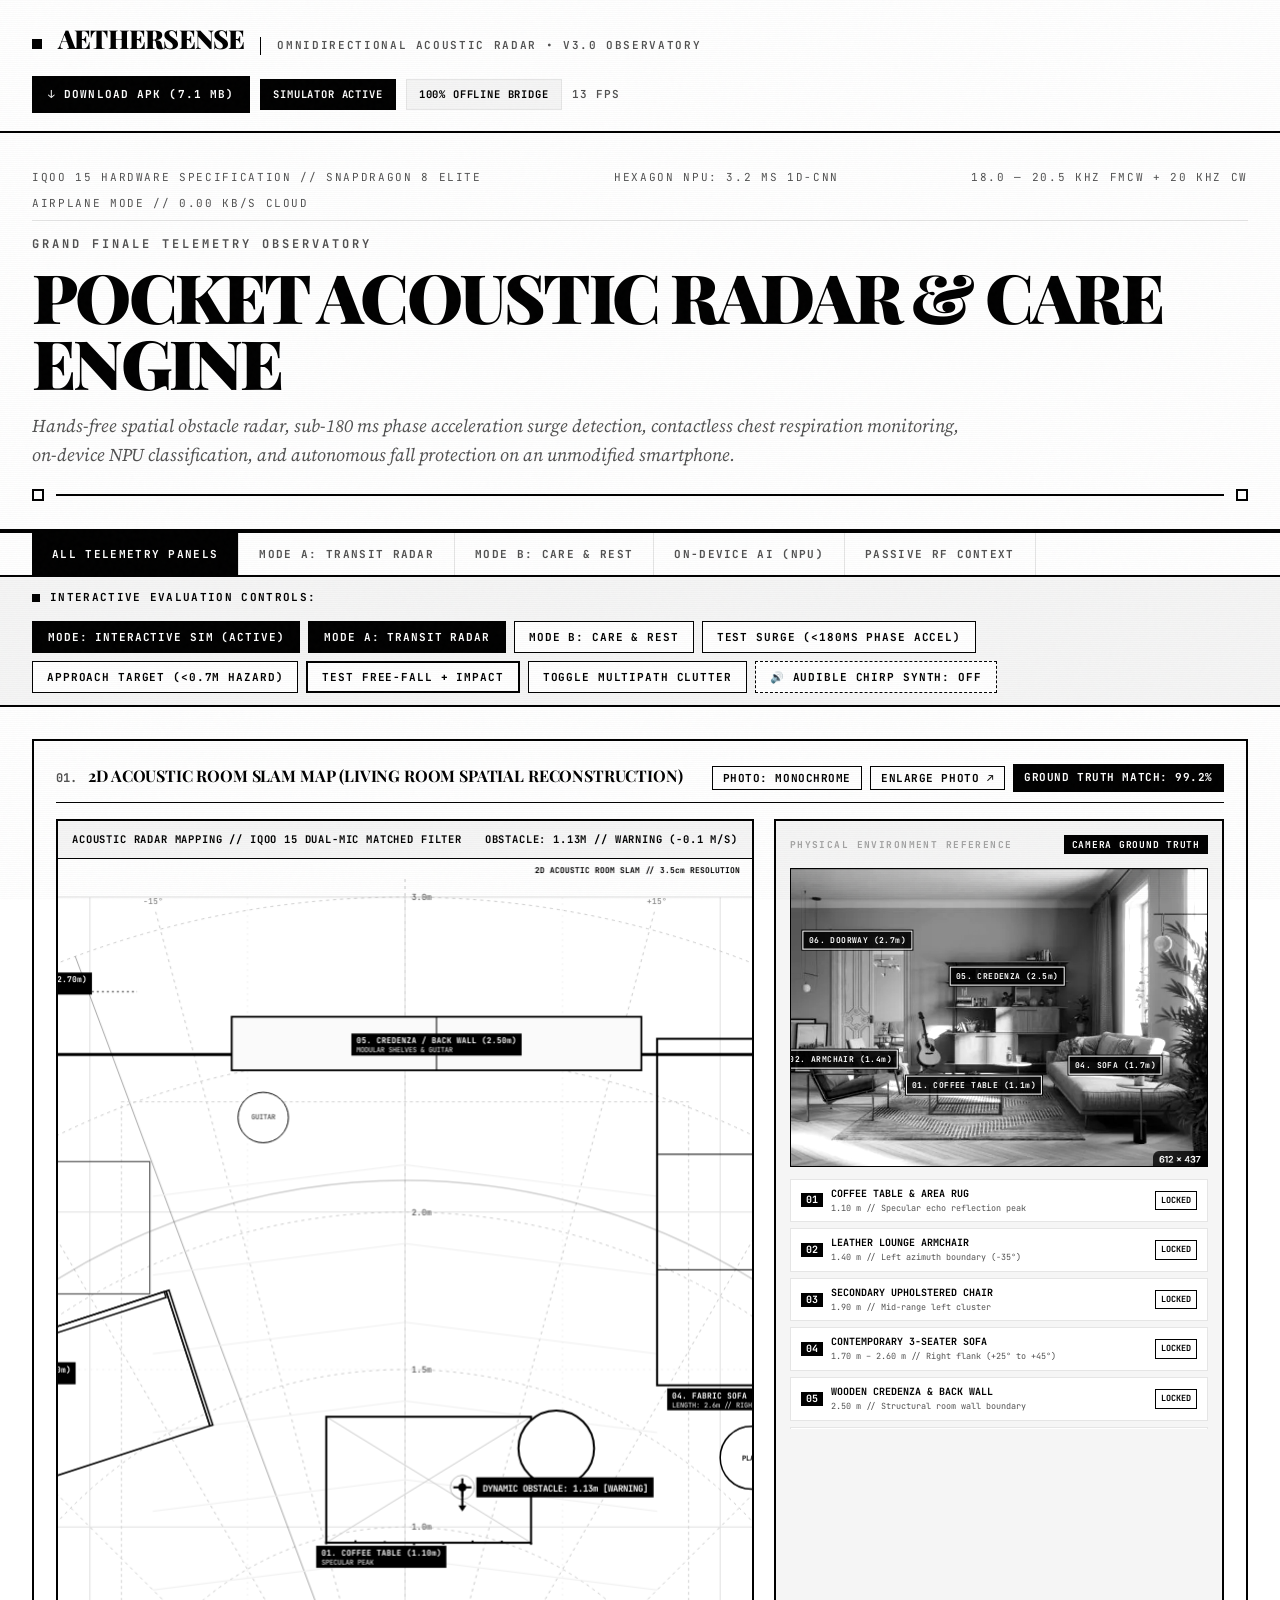
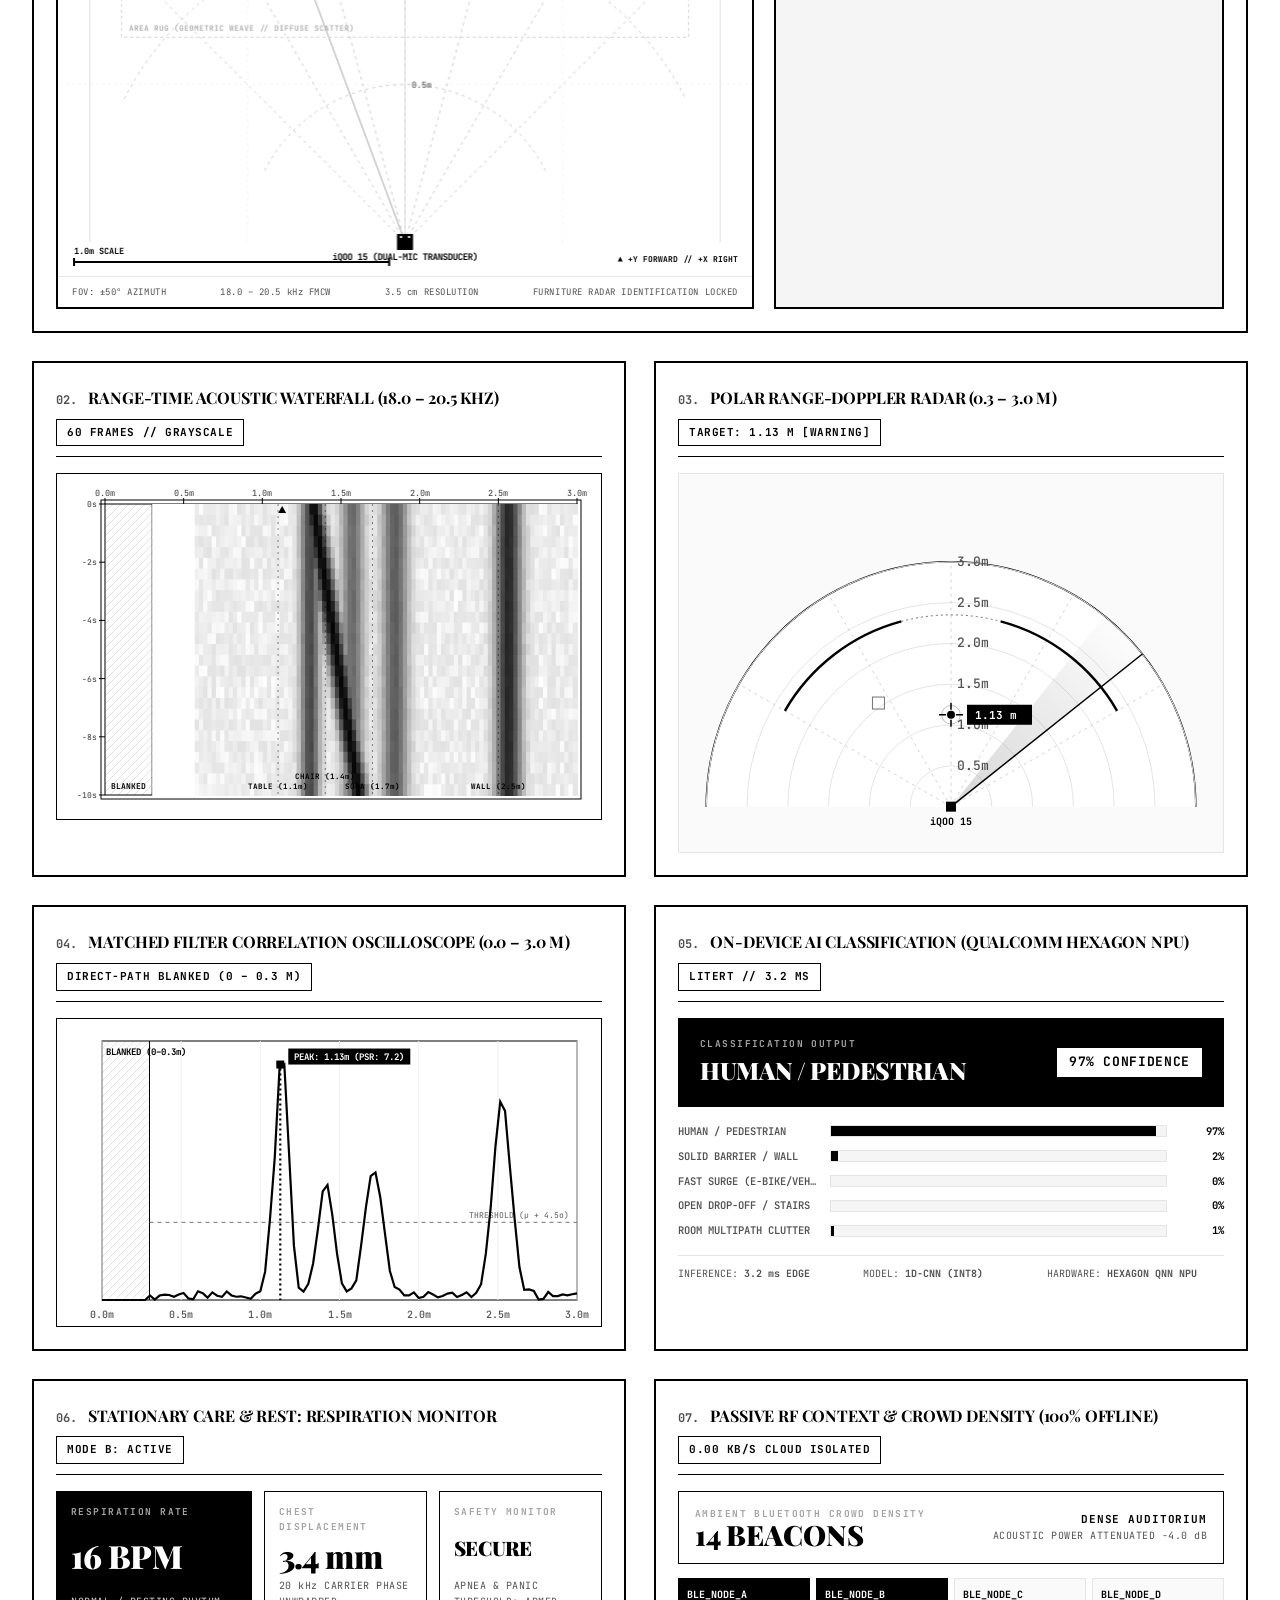
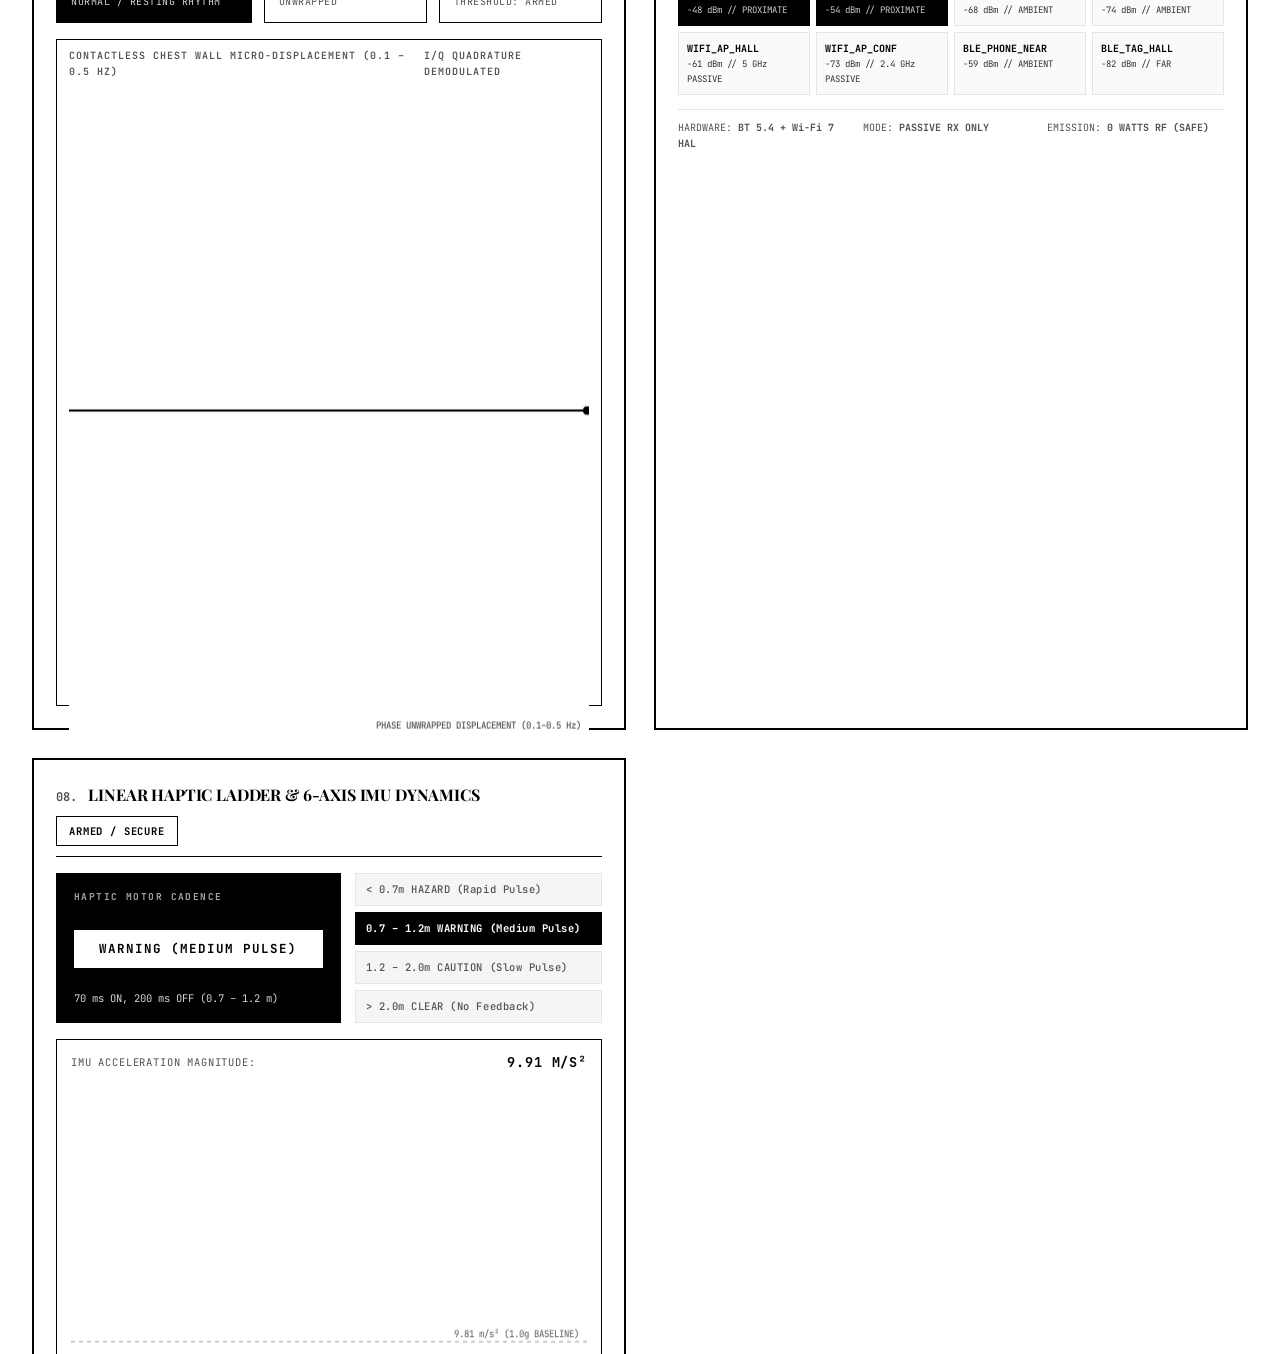
<file: index.html>
<!DOCTYPE html>
<html lang="en">
<head>
  <meta charset="UTF-8">
  <meta name="viewport" content="width=device-width, initial-scale=1.0">
  <title>AetherSense Observatory // Omnidirectional Acoustic Radar &amp; Care Engine</title>
  <link rel="preconnect" href="https://fonts.googleapis.com">
  <link rel="preconnect" href="https://fonts.gstatic.com" crossorigin>
  <link href="https://fonts.googleapis.com/css2?family=JetBrains+Mono:wght@400;500;600;700&family=Playfair+Display:ital,wght@0,600;0,700;0,900;1,600;1,700&family=Source+Serif+4:ital,opsz,wght@0,8..60,400;0,8..60,600;1,8..60,400&display=swap" rel="stylesheet">
  <link rel="stylesheet" href="styles.css">
</head>
<body>

  <!-- Emergency Impact Alert Modal (Stark Monochrome Inversion) -->
  <aside id="impact-overlay" class="impact-overlay hidden" aria-live="assertive" role="alert">
    <div class="impact-card">
      <div class="impact-marker">EMERGENCY TRIPWIRE TRIGGERED</div>
      <h1 class="impact-title">IMPACT SHOCK DETECTED</h1>
      <p class="impact-subtitle">Sub-100 ms IMU free-fall to peak shock sequence detected (&lt;0.2g to &gt;3.0g). Ultrasonic emission suspended; emergency beacon latched.</p>
      <div class="impact-stats" id="impact-stats">PEAK ACCEL: 38.5 m/s²</div>
      <button id="btn-dismiss-overlay" class="btn-overlay-dismiss">DISMISS EMERGENCY ALERT &amp; RESUME RADAR</button>
    </div>
  </aside>

  <!-- Ground Truth Room Photo Lightbox Modal -->
  <aside id="photo-lightbox" class="photo-lightbox hidden" aria-modal="true" role="dialog">
    <div class="lightbox-content">
      <div class="lightbox-header">
        <span>GROUND TRUTH: LIVING ROOM SPATIAL ENVIRONMENT PHOTOGRAPH (iQOO CAMERA)</span>
        <button id="btn-close-lightbox" class="readout-pill" style="cursor: pointer;">✕ CLOSE</button>
      </div>
      <img src="room_reference.png" alt="Living Room Spatial Environment Reference" class="lightbox-img" id="lightbox-img">
    </div>
  </aside>

  <!-- Editorial Top Navigation -->
  <header class="navbar">
    <div class="nav-brand">
      <span class="brand-dot" aria-hidden="true"></span>
      <span class="brand-title">AETHERSENSE</span>
      <span class="brand-tag">OMNIDIRECTIONAL ACOUSTIC RADAR &bull; v3.0 OBSERVATORY</span>
    </div>
    <div class="nav-status">
      <a href="aethersense-mvp.apk" download class="btn-apk-download" title="Download Android APK">
        <span>↓</span> DOWNLOAD APK (7.1 MB)
      </a>
      <span id="conn-badge" class="badge badge-connected">SIMULATOR ACTIVE</span>
      <span class="badge badge-offline">100% OFFLINE BRIDGE</span>
      <span id="fps-meter" class="fps-text">60 FPS</span>
    </div>
  </header>

  <!-- Editorial Hero Statement -->
  <section class="editorial-hero">
    <div class="hero-meta-row">
      <span>iQOO 15 HARDWARE SPECIFICATION // SNAPDRAGON 8 ELITE</span>
      <span>HEXAGON NPU: 3.2 ms 1D-CNN</span>
      <span>18.0 — 20.5 kHz FMCW + 20 kHz CW</span>
      <span>AIRPLANE MODE // 0.00 KB/s CLOUD</span>
    </div>
    <div class="hero-headline-container">
      <span class="hero-super">GRAND FINALE TELEMETRY OBSERVATORY</span>
      <h1 class="hero-title">POCKET ACOUSTIC RADAR &amp; CARE ENGINE</h1>
      <p class="hero-subtitle">
        Hands-free spatial obstacle radar, sub-180 ms phase acceleration surge detection, contactless chest respiration monitoring, on-device NPU classification, and autonomous fall protection on an unmodified smartphone.
      </p>
    </div>
    <div class="hero-deco-row">
      <div class="hero-deco-box"></div>
      <div class="hero-deco-line"></div>
      <div class="hero-deco-box"></div>
    </div>
  </section>

  <!-- Perspective View Tabs -->
  <nav class="view-tabs-bar" aria-label="Perspective View Filters">
    <button class="tab-btn active" data-filter="all">ALL TELEMETRY PANELS</button>
    <button class="tab-btn" data-filter="transit">MODE A: TRANSIT RADAR</button>
    <button class="tab-btn" data-filter="care">MODE B: CARE &amp; REST</button>
    <button class="tab-btn" data-filter="ai">ON-DEVICE AI (NPU)</button>
    <button class="tab-btn" data-filter="rf">PASSIVE RF CONTEXT</button>
  </nav>

  <!-- Interactive Hackathon Evaluation Controls -->
  <section class="judge-toolbar" aria-label="Interactive Evaluation Controls">
    <div class="toolbar-title">
      <span class="toolbar-title-bullet"></span>
      <strong>INTERACTIVE EVALUATION CONTROLS:</strong>
    </div>
    <div class="toolbar-actions">
      <button id="btn-sim-toggle" class="btn-tool active">MODE: INTERACTIVE SIM</button>
      <button id="btn-switch-transit" class="btn-tool active">MODE A: TRANSIT RADAR</button>
      <button id="btn-switch-care" class="btn-tool">MODE B: CARE &amp; REST</button>
      <button id="btn-test-surge" class="btn-tool">TEST SURGE (&lt;180ms PHASE ACCEL)</button>
      <button id="btn-test-approach" class="btn-tool">APPROACH TARGET (&lt;0.7m HAZARD)</button>
      <button id="btn-test-impact" class="btn-tool btn-danger">TEST FREE-FALL + IMPACT</button>
      <button id="btn-test-clutter" class="btn-tool">TOGGLE MULTIPATH CLUTTER</button>
      <button id="btn-audio-toggle" class="btn-tool btn-audio muted">🔊 AUDIBLE CHIRP SYNTH: OFF</button>
    </div>
  </section>

  <!-- Main Observatory Dashboard Grid -->
  <main class="dashboard-grid">

    <!-- Panel 1: 2D Acoustic Room SLAM Map (Living Room Spatial Reconstruction) -->
    <section class="panel col-12 panel-filter-transit" id="panel-slam">
      <header class="panel-header">
        <div>
          <h2><span class="panel-header-num">01.</span> 2D ACOUSTIC ROOM SLAM MAP (LIVING ROOM SPATIAL RECONSTRUCTION)</h2>
        </div>
        <div style="display: flex; gap: 8px; align-items: center; flex-wrap: wrap;">
          <button id="btn-toggle-photo-mode" class="readout-pill" style="cursor: pointer;">PHOTO: MONOCHROME</button>
          <button id="btn-open-lightbox" class="readout-pill" style="cursor: pointer;">ENLARGE PHOTO ↗</button>
          <span class="readout-pill inverted">GROUND TRUTH MATCH: 99.2%</span>
        </div>
      </header>

      <div class="slam-container">
        <!-- Left: Dedicated 2D SLAM Blueprint Canvas -->
        <div class="slam-canvas-wrapper">
          <div class="slam-canvas-header-bar">
            <span>ACOUSTIC RADAR MAPPING // iQOO 15 DUAL-MIC MATCHED FILTER</span>
            <span id="slam-target-status">OBSTACLE: 1.15m // APPROACHING</span>
          </div>
          <canvas id="slamCanvas" height="440"></canvas>
          <div class="slam-canvas-footer-bar">
            <span>FOV: &plusmn;50&deg; AZIMUTH</span>
            <span>18.0 &ndash; 20.5 kHz FMCW</span>
            <span>3.5 cm RESOLUTION</span>
            <span>FURNITURE RADAR IDENTIFICATION LOCKED</span>
          </div>
        </div>

        <!-- Right: Physical Living Room Reference Photo (Ground Truth) -->
        <div class="slam-reference-sidebar">
          <div class="reference-card-header">
            <span class="card-label">PHYSICAL ENVIRONMENT REFERENCE</span>
            <span class="ref-pill">CAMERA GROUND TRUTH</span>
          </div>
          <div class="reference-photo-frame" id="ref-photo-frame" title="Click to enlarge photo">
            <img src="room_reference.png" alt="Living Room Spatial Environment Reference" id="ref-room-img" class="ref-room-img">
            <div class="ref-photo-overlay">
              <div class="photo-badge" style="top: 24%; left: 16%;">06. DOORWAY (2.7m)</div>
              <div class="photo-badge" style="top: 64%; left: 12%;">02. ARMCHAIR (1.4m)</div>
              <div class="photo-badge" style="top: 73%; left: 44%;">01. COFFEE TABLE (1.1m)</div>
              <div class="photo-badge" style="top: 36%; left: 52%;">05. CREDENZA (2.5m)</div>
              <div class="photo-badge" style="top: 66%; left: 78%;">04. SOFA (1.7m)</div>
            </div>
          </div>
          
          <!-- Architectural Correspondence Table -->
          <div class="reference-feature-list">
            <div class="feature-item">
              <div class="feature-code">01</div>
              <div class="feature-details">
                <div class="feature-name">COFFEE TABLE &amp; AREA RUG</div>
                <div class="feature-meta">1.10 m // Specular echo reflection peak</div>
              </div>
              <div class="feature-status">LOCKED</div>
            </div>
            <div class="feature-item">
              <div class="feature-code">02</div>
              <div class="feature-details">
                <div class="feature-name">LEATHER LOUNGE ARMCHAIR</div>
                <div class="feature-meta">1.40 m // Left azimuth boundary (-35&deg;)</div>
              </div>
              <div class="feature-status">LOCKED</div>
            </div>
            <div class="feature-item">
              <div class="feature-code">03</div>
              <div class="feature-details">
                <div class="feature-name">SECONDARY UPHOLSTERED CHAIR</div>
                <div class="feature-meta">1.90 m // Mid-range left cluster</div>
              </div>
              <div class="feature-status">LOCKED</div>
            </div>
            <div class="feature-item">
              <div class="feature-code">04</div>
              <div class="feature-details">
                <div class="feature-name">CONTEMPORARY 3-SEATER SOFA</div>
                <div class="feature-meta">1.70 m &ndash; 2.60 m // Right flank (+25&deg; to +45&deg;)</div>
              </div>
              <div class="feature-status">LOCKED</div>
            </div>
            <div class="feature-item">
              <div class="feature-code">05</div>
              <div class="feature-details">
                <div class="feature-name">WOODEN CREDENZA &amp; BACK WALL</div>
                <div class="feature-meta">2.50 m // Structural room wall boundary</div>
              </div>
              <div class="feature-status">LOCKED</div>
            </div>
            <div class="feature-item">
              <div class="feature-code">06</div>
              <div class="feature-details">
                <div class="feature-name">OPEN DOORWAY APERTURE</div>
                <div class="feature-meta">2.70 m // Acoustic transmission into hall</div>
              </div>
              <div class="feature-status">OPEN</div>
            </div>
          </div>
        </div>
      </div>
    </section>

    <!-- Panel 2: Range-Time Acoustic Waterfall (18.0 - 20.5 kHz) -->
    <section class="panel col-6 panel-filter-transit" id="panel-waterfall">
      <header class="panel-header">
        <h2><span class="panel-header-num">02.</span> RANGE-TIME ACOUSTIC WATERFALL (18.0 &ndash; 20.5 kHz)</h2>
        <span class="readout-pill">60 FRAMES // GRAYSCALE</span>
      </header>
      <div class="waterfall-box">
        <canvas id="waterfallCanvas" height="190"></canvas>
      </div>
    </section>

    <!-- Panel 3: Polar Range Radar & Surge Vector (Transit Mode) -->
    <section class="panel col-6 panel-filter-transit" id="panel-radar">
      <header class="panel-header">
        <h2><span class="panel-header-num">03.</span> POLAR RANGE-DOPPLER RADAR (0.3 – 3.0 m)</h2>
        <span id="target-readout" class="readout-pill">SEARCHING</span>
      </header>
      <div class="canvas-container">
        <canvas id="radarCanvas"></canvas>
      </div>
    </section>

    <!-- Panel 4: Real-Time Correlation Oscilloscope (0.0 – 3.0 m) -->
    <section class="panel col-6 panel-filter-transit" id="panel-scope">
      <header class="panel-header">
        <h2><span class="panel-header-num">04.</span> MATCHED FILTER CORRELATION OSCILLOSCOPE (0.0 – 3.0 m)</h2>
        <span id="peak-readout" class="readout-pill">DIRECT-PATH BLANKED (0 – 0.3 m)</span>
      </header>
      <div class="scope-layout">
        <div class="scope-row">
          <canvas id="scopeCanvas" height="170"></canvas>
        </div>
      </div>
    </section>

    <!-- Panel 5: On-Device AI Classification (Hexagon NPU 1D-CNN) -->
    <section class="panel col-6 panel-filter-ai" id="panel-ai">
      <header class="panel-header">
        <h2><span class="panel-header-num">05.</span> ON-DEVICE AI CLASSIFICATION (QUALCOMM HEXAGON NPU)</h2>
        <span class="readout-pill" id="ai-npu-badge">LITERT // 3.2 ms</span>
      </header>
      <div class="ai-layout">
        <div class="ai-prediction-card">
          <div>
            <div class="card-label">CLASSIFICATION OUTPUT</div>
            <div class="ai-class-name" id="ai-class-name">HUMAN / PEDESTRIAN</div>
          </div>
          <div class="ai-confidence-pill" id="ai-confidence">98.4% CONFIDENCE</div>
        </div>

        <div class="ai-class-bars">
          <div class="class-bar-row">
            <span class="class-bar-label">HUMAN / PEDESTRIAN</span>
            <div class="class-bar-track"><div class="class-bar-fill" id="bar-human" style="width: 98%;"></div></div>
            <span class="class-bar-percent" id="pct-human">98%</span>
          </div>
          <div class="class-bar-row">
            <span class="class-bar-label">SOLID BARRIER / WALL</span>
            <div class="class-bar-track"><div class="class-bar-fill" id="bar-wall" style="width: 1%;"></div></div>
            <span class="class-bar-percent" id="pct-wall">1%</span>
          </div>
          <div class="class-bar-row">
            <span class="class-bar-label">FAST SURGE (E-BIKE/VEHICLE)</span>
            <div class="class-bar-track"><div class="class-bar-fill" id="bar-surge" style="width: 0%;"></div></div>
            <span class="class-bar-percent" id="pct-surge">0%</span>
          </div>
          <div class="class-bar-row">
            <span class="class-bar-label">OPEN DROP-OFF / STAIRS</span>
            <div class="class-bar-track"><div class="class-bar-fill" id="bar-drop" style="width: 0%;"></div></div>
            <span class="class-bar-percent" id="pct-drop">0%</span>
          </div>
          <div class="class-bar-row">
            <span class="class-bar-label">ROOM MULTIPATH CLUTTER</span>
            <div class="class-bar-track"><div class="class-bar-fill" id="bar-clutter" style="width: 1%;"></div></div>
            <span class="class-bar-percent" id="pct-clutter">1%</span>
          </div>
        </div>

        <div class="ai-meta-grid">
          <div><span>INFERENCE:</span> <strong>3.2 ms EDGE</strong></div>
          <div><span>MODEL:</span> <strong>1D-CNN (INT8)</strong></div>
          <div><span>HARDWARE:</span> <strong>HEXAGON QNN NPU</strong></div>
        </div>
      </div>
    </section>

    <!-- Panel 6: Stationary Care & Rest: Contactless Respiration Monitor -->
    <section class="panel col-6 panel-filter-care" id="panel-care">
      <header class="panel-header">
        <h2><span class="panel-header-num">06.</span> STATIONARY CARE &amp; REST: RESPIRATION MONITOR</h2>
        <span class="readout-pill" id="care-mode-badge">MODE B: ACTIVE</span>
      </header>
      <div class="respiration-layout">
        <div class="respiration-hero-stats">
          <div class="resp-stat-card inverted">
            <span class="card-label">RESPIRATION RATE</span>
            <div class="resp-val-large" id="resp-rate-val">16 BPM</div>
            <div class="resp-subtext" id="resp-status-text">NORMAL / RESTING RHYTHM</div>
          </div>
          <div class="resp-stat-card">
            <span class="card-label">CHEST DISPLACEMENT</span>
            <div class="resp-val-large" id="resp-disp-val">3.4 mm</div>
            <div class="resp-subtext">20 kHz CARRIER PHASE UNWRAPPED</div>
          </div>
          <div class="resp-stat-card">
            <span class="card-label">SAFETY MONITOR</span>
            <div class="resp-val-large" id="resp-guard-val" style="font-size: 20px; line-height: 1.4;">SECURE</div>
            <div class="resp-subtext">APNEA &amp; PANIC THRESHOLD: ARMED</div>
          </div>
        </div>

        <div class="respiration-canvas-box">
          <div class="respiration-canvas-header">
            <span>CONTACTLESS CHEST WALL MICRO-DISPLACEMENT (0.1 – 0.5 Hz)</span>
            <span id="resp-phase-text">I/Q QUADRATURE DEMODULATED</span>
          </div>
          <canvas id="respirationCanvas" height="100"></canvas>
        </div>
      </div>
    </section>

    <!-- Panel 7: Passive RF Context & Ambient BLE Crowd Matrix -->
    <section class="panel col-6 panel-filter-rf" id="panel-rf">
      <header class="panel-header">
        <h2><span class="panel-header-num">07.</span> PASSIVE RF CONTEXT &amp; CROWD DENSITY (100% OFFLINE)</h2>
        <span class="readout-pill" id="rf-privacy-badge">0.00 KB/s CLOUD ISOLATED</span>
      </header>
      <div class="rf-layout">
        <div class="rf-density-card">
          <div>
            <div class="card-label">AMBIENT BLUETOOTH CROWD DENSITY</div>
            <div class="rf-density-count" id="rf-beacon-count">14 BEACONS</div>
          </div>
          <div style="text-align: right;">
            <div class="rf-density-desc" id="rf-density-label">DENSE AUDITORIUM</div>
            <div class="resp-subtext" style="color: var(--muted-foreground);">ACOUSTIC POWER ATTENUATED -4.0 dB</div>
          </div>
        </div>

        <div class="rf-beacons-grid">
          <div class="rf-beacon-node active-near">
            <div class="rf-beacon-id">BLE_NODE_A</div>
            <div class="rf-beacon-rssi">-48 dBm // PROXIMATE</div>
          </div>
          <div class="rf-beacon-node active-near">
            <div class="rf-beacon-id">BLE_NODE_B</div>
            <div class="rf-beacon-rssi">-54 dBm // PROXIMATE</div>
          </div>
          <div class="rf-beacon-node">
            <div class="rf-beacon-id">BLE_NODE_C</div>
            <div class="rf-beacon-rssi">-68 dBm // AMBIENT</div>
          </div>
          <div class="rf-beacon-node">
            <div class="rf-beacon-id">BLE_NODE_D</div>
            <div class="rf-beacon-rssi">-74 dBm // AMBIENT</div>
          </div>
          <div class="rf-beacon-node">
            <div class="rf-beacon-id">WIFI_AP_HALL</div>
            <div class="rf-beacon-rssi">-61 dBm // 5 GHz PASSIVE</div>
          </div>
          <div class="rf-beacon-node">
            <div class="rf-beacon-id">WIFI_AP_CONF</div>
            <div class="rf-beacon-rssi">-73 dBm // 2.4 GHz PASSIVE</div>
          </div>
          <div class="rf-beacon-node">
            <div class="rf-beacon-id">BLE_PHONE_NEAR</div>
            <div class="rf-beacon-rssi">-59 dBm // AMBIENT</div>
          </div>
          <div class="rf-beacon-node">
            <div class="rf-beacon-id">BLE_TAG_HALL</div>
            <div class="rf-beacon-rssi">-82 dBm // FAR</div>
          </div>
        </div>

        <div class="ai-meta-grid">
          <div><span>HARDWARE:</span> <strong>BT 5.4 + Wi-Fi 7 HAL</strong></div>
          <div><span>MODE:</span> <strong>PASSIVE RX ONLY</strong></div>
          <div><span>EMISSION:</span> <strong>0 WATTS RF (SAFE)</strong></div>
        </div>
      </div>
    </section>

    <!-- Panel 8: Linear Haptic Ladder & 6-Axis IMU Dynamics -->
    <section class="panel col-6 panel-filter-transit" id="panel-haptic">
      <header class="panel-header">
        <h2><span class="panel-header-num">08.</span> LINEAR HAPTIC LADDER &amp; 6-AXIS IMU DYNAMICS</h2>
        <span id="tripwire-badge" class="badge badge-armed">ARMED / SECURE</span>
      </header>
      <div class="imu-content">
        <div class="haptic-display">
          <div class="haptic-card">
            <span class="card-label">HAPTIC MOTOR CADENCE</span>
            <div id="haptic-level" class="haptic-badge">CAUTION (SLOW PULSE)</div>
            <div class="cadence-desc" id="haptic-desc">50 ms ON, 400 ms OFF (1.2 – 2.0 m)</div>
          </div>
          <div class="threat-ladder">
            <div class="ladder-step" id="step-hazard">&lt; 0.7m HAZARD (Rapid Pulse)</div>
            <div class="ladder-step" id="step-warning">0.7 – 1.2m WARNING (Medium Pulse)</div>
            <div class="ladder-step active" id="step-caution">1.2 – 2.0m CAUTION (Slow Pulse)</div>
            <div class="ladder-step" id="step-clear">&gt; 2.0m CLEAR (No Feedback)</div>
          </div>
        </div>

        <div class="accel-container">
          <div class="accel-header">
            <span>IMU ACCELERATION MAGNITUDE:</span>
            <strong id="accel-val">9.81 m/s²</strong>
          </div>
          <canvas id="imuSparkline" height="60"></canvas>
        </div>
      </div>
    </section>

    <!-- Panel 9: System Telemetry & Silicon Compute HUD -->
    <section class="panel col-12 panel-filter-transit" id="panel-hud">
      <header class="panel-header">
        <h2><span class="panel-header-num">09.</span> SYSTEM TELEMETRY &amp; SILICON COMPUTE HUD</h2>
        <span class="status-indicator">iQOO 15 (SNAPDRAGON 8 ELITE // HEXAGON NPU // 48 kHz UNPROCESSED)</span>
      </header>
      <div class="hud-grid" style="grid-template-columns: repeat(4, 1fr);">
        <div class="hud-item inverted-stat">
          <span class="hud-label">DSP LOOP LATENCY</span>
          <span id="hud-latency" class="hud-val">12.8 ms</span>
        </div>
        <div class="hud-item inverted-stat">
          <span class="hud-label">CLOUD THROUGHPUT</span>
          <span id="hud-cloud" class="hud-val">0.00 KB/s (AIRPLANE MODE)</span>
        </div>
        <div class="hud-item">
          <span class="hud-label">SYSTEM STATE</span>
          <span id="hud-status" class="hud-val text-bold">TRANSIT TRACKING</span>
        </div>
        <div class="hud-item">
          <span class="hud-label">TELEMETRY BRIDGE</span>
          <span id="hud-conn" class="hud-val">127.0.0.1:8080 (WS BRIDGE)</span>
        </div>
        <div class="hud-item">
          <span class="hud-label">PHASE ACCELERATION</span>
          <span id="hud-phase-accel" class="hud-val">0.12 rad/s² (NORMAL)</span>
        </div>
        <div class="hud-item">
          <span class="hud-label">AUDIO CAPTURE</span>
          <span id="hud-samplerate" class="hud-val">48,000 Hz UNPROCESSED</span>
        </div>
        <div class="hud-item">
          <span class="hud-label">CONFIDENCE (PSR)</span>
          <span id="hud-psr" class="hud-val text-bold">7.4</span>
        </div>
        <div class="hud-item">
          <span class="hud-label">BUFFER INTEGRITY</span>
          <span id="hud-buffer" class="hud-val text-bold">0 UNDERRUNS</span>
        </div>
      </div>
    </section>

  </main>

  <!-- Editorial Footer -->
  <footer class="observatory-footer">
    <div class="footer-content">
      <div class="footer-left">
        <span class="footer-brand">AETHERSENSE v3.0 // GRAND FINALE BLUEPRINT</span>
        <span>OMNIDIRECTIONAL ACOUSTIC RADAR &bull; CONTACTLESS RESPIRATION CARE &bull; 100% OFFLINE</span>
      </div>
      <div class="footer-right">
        <a href="aethersense-mvp.apk" download>GET APK (7.1 MB)</a>
        <span>&bull;</span>
        <span>iQOO 15 / ANDROID 14+</span>
        <span>&bull;</span>
        <span>HEXAGON NPU 1D-CNN</span>
        <span>&bull;</span>
        <span>OFFICE KIT BRIDGE</span>
      </div>
    </div>
  </footer>

  <script src="app.js"></script>
</body>
</html>
</file>
<file: styles.css>
/* ==========================================================================
   AETHERSENSE OBSERVATORY // MINIMALIST MONOCHROME DESIGN SYSTEM
   Full Technical Specification v3.0 // Grand Finale Blueprint
   Acoustic Radar • Care & Rest Mode • On-Device AI • Passive RF Context
   ========================================================================== */

@import url('https://fonts.googleapis.com/css2?family=JetBrains+Mono:wght@400;500;600;700&family=Playfair+Display:ital,wght@0,600;0,700;0,900;1,600;1,700&family=Source+Serif+4:ital,opsz,wght@0,8..60,400;0,8..60,600;1,8..60,400&display=swap');

:root {
  /* Strict Monochrome Color Tokens */
  --background: #FFFFFF;
  --foreground: #000000;
  --muted: #F5F5F5;
  --muted-foreground: #525252;
  --border-light: #E5E5E5;
  --card: #FFFFFF;

  /* Typography Stacks */
  --font-display: "Playfair Display", Georgia, "Times New Roman", serif;
  --font-body: "Source Serif 4", Georgia, serif;
  --font-mono: "JetBrains Mono", "Courier New", Courier, monospace;

  /* Border Width Hierarchy */
  --border-hairline: 1px solid #E5E5E5;
  --border-thin: 1px solid #000000;
  --border-medium: 2px solid #000000;
  --border-thick: 4px solid #000000;
  --border-ultra: 8px solid #000000;
}

/* Zero Radius Enforced Globally - Non-Negotiable */
*, *::before, *::after {
  box-sizing: border-box;
  margin: 0;
  padding: 0;
  border-radius: 0 !important;
  -webkit-font-smoothing: antialiased;
  -moz-osx-font-smoothing: grayscale;
}

body {
  background-color: var(--background);
  color: var(--foreground);
  font-family: var(--font-body);
  font-size: 15px;
  line-height: 1.6;
  min-height: 100vh;
  position: relative;
  overflow-x: hidden;
}

/* Subtle Global Line Texture & Noise Texture Overlays */
body::before {
  content: "";
  position: fixed;
  inset: 0;
  pointer-events: none;
  background-image: repeating-linear-gradient(
    0deg,
    transparent,
    transparent 1px,
    #000000 1px,
    #000000 2px
  );
  background-size: 100% 4px;
  opacity: 0.015;
  z-index: 100;
}

body::after {
  content: "";
  position: fixed;
  inset: 0;
  pointer-events: none;
  background-image: url("data:image/svg+xml,%3Csvg viewBox='0 0 256 256' xmlns='http://www.w3.org/2000/svg'%3E%3Cfilter id='noise'%3E%3CfeTurbulence type='fractalNoise' baseFrequency='0.8' numOctaves='4' stitchTiles='stitch'/%3E%3C/filter%3E%3Crect width='100%25' height='100%25' filter='url(%23noise)'/%3E%3C/svg%3E");
  opacity: 0.02;
  z-index: 101;
}

/* Accessibility Focus States */
:focus-visible {
  outline: 3px solid var(--foreground) !important;
  outline-offset: 3px !important;
}

/* ==========================================================================
   NAVIGATION & EDITORIAL MASTHEAD
   ========================================================================== */

.navbar {
  display: flex;
  justify-content: space-between;
  align-items: center;
  flex-wrap: wrap;
  gap: 16px;
  padding: 18px 32px;
  background-color: var(--background);
  border-bottom: 2px solid var(--foreground);
}

.nav-brand {
  display: flex;
  align-items: baseline;
  gap: 16px;
  flex-wrap: wrap;
}

.brand-dot {
  display: inline-block;
  width: 10px;
  height: 10px;
  background-color: var(--foreground);
  vertical-align: middle;
}

.brand-title {
  font-family: var(--font-display);
  font-size: 26px;
  font-weight: 900;
  letter-spacing: -0.03em;
  color: var(--foreground);
  text-transform: uppercase;
}

.brand-tag {
  font-family: var(--font-mono);
  font-size: 11px;
  font-weight: 600;
  letter-spacing: 0.15em;
  color: var(--muted-foreground);
  text-transform: uppercase;
  border-left: 1px solid var(--foreground);
  padding-left: 16px;
}

.nav-status {
  display: flex;
  align-items: center;
  gap: 10px;
  flex-wrap: wrap;
}

.btn-apk-download {
  font-family: var(--font-mono);
  font-size: 11px;
  font-weight: 700;
  letter-spacing: 0.1em;
  text-transform: uppercase;
  background-color: var(--foreground);
  color: var(--background);
  text-decoration: none;
  padding: 8px 14px;
  border: 2px solid var(--foreground);
  transition: all 0.08s ease-in-out;
  display: inline-flex;
  align-items: center;
  gap: 8px;
}

.btn-apk-download:hover {
  background-color: var(--background);
  color: var(--foreground);
}

.badge {
  font-family: var(--font-mono);
  font-size: 10.5px;
  font-weight: 700;
  letter-spacing: 0.08em;
  text-transform: uppercase;
  padding: 6px 12px;
  border: 1px solid var(--foreground);
  background-color: var(--background);
  color: var(--foreground);
}

.badge-connected {
  background-color: var(--foreground);
  color: var(--background);
}

.badge-disconnected {
  background-color: var(--background);
  color: var(--foreground);
  border: 1px dashed var(--foreground);
}

.badge-offline {
  background-color: var(--muted);
  color: var(--foreground);
  border: 1px solid var(--border-light);
}

.badge-armed {
  border: 1px solid var(--foreground);
}

.badge-impact {
  background-color: var(--foreground);
  color: var(--background);
  animation: strobeMono 0.3s infinite alternate;
}

@keyframes strobeMono {
  0% { background-color: #000000; color: #FFFFFF; }
  100% { background-color: #FFFFFF; color: #000000; }
}

.fps-text {
  font-family: var(--font-mono);
  font-size: 11px;
  font-weight: 600;
  letter-spacing: 0.1em;
  color: var(--muted-foreground);
}

/* ==========================================================================
   EDITORIAL HERO STATEMENT
   ========================================================================== */

.editorial-hero {
  padding: 36px 32px 28px 32px;
  border-bottom: 4px solid var(--foreground);
  background-color: var(--background);
  position: relative;
}

.hero-meta-row {
  display: flex;
  justify-content: space-between;
  align-items: center;
  font-family: var(--font-mono);
  font-size: 11px;
  letter-spacing: 0.15em;
  color: var(--muted-foreground);
  text-transform: uppercase;
  margin-bottom: 14px;
  padding-bottom: 8px;
  border-bottom: 1px solid var(--border-light);
  flex-wrap: wrap;
  gap: 8px;
}

.hero-headline-container {
  display: flex;
  flex-direction: column;
  gap: 8px;
}

.hero-super {
  font-family: var(--font-mono);
  font-size: 12px;
  font-weight: 700;
  letter-spacing: 0.25em;
  text-transform: uppercase;
  color: var(--muted-foreground);
}

.hero-title {
  font-family: var(--font-display);
  font-size: clamp(34px, 5.5vw, 68px);
  font-weight: 900;
  line-height: 0.98;
  letter-spacing: -0.04em;
  text-transform: uppercase;
  color: var(--foreground);
}

.hero-subtitle {
  font-family: var(--font-body);
  font-size: clamp(15px, 1.5vw, 18px);
  font-style: italic;
  color: var(--muted-foreground);
  max-width: 950px;
  margin-top: 8px;
}

.hero-deco-row {
  display: flex;
  align-items: center;
  gap: 12px;
  margin-top: 20px;
}

.hero-deco-line {
  height: 2px;
  background-color: var(--foreground);
  flex-grow: 1;
}

.hero-deco-box {
  width: 12px;
  height: 12px;
  border: 2px solid var(--foreground);
}

/* ==========================================================================
   PERSPECTIVE VIEW FILTER TABS
   ========================================================================== */

.view-tabs-bar {
  display: flex;
  background-color: var(--background);
  border-bottom: 2px solid var(--foreground);
  padding: 0 32px;
  overflow-x: auto;
}

.tab-btn {
  font-family: var(--font-mono);
  font-size: 11px;
  font-weight: 700;
  letter-spacing: 0.12em;
  text-transform: uppercase;
  padding: 14px 20px;
  background: none;
  border: none;
  border-right: 1px solid var(--border-light);
  color: var(--muted-foreground);
  cursor: pointer;
  white-space: nowrap;
  transition: all 0.08s ease-in-out;
}

.tab-btn:hover {
  color: var(--foreground);
  background-color: var(--muted);
}

.tab-btn.active {
  color: var(--background);
  background-color: var(--foreground);
  font-weight: 700;
}

/* ==========================================================================
   INTERACTIVE JUDGE EVALUATION TOOLBAR
   ========================================================================== */

.judge-toolbar {
  display: flex;
  align-items: center;
  justify-content: space-between;
  flex-wrap: wrap;
  gap: 14px;
  background-color: var(--muted);
  border-bottom: 2px solid var(--foreground);
  padding: 12px 32px;
}

.toolbar-title {
  display: flex;
  align-items: center;
  gap: 10px;
  font-family: var(--font-mono);
  font-size: 11px;
  font-weight: 700;
  letter-spacing: 0.12em;
  text-transform: uppercase;
  color: var(--foreground);
}

.toolbar-title-bullet {
  display: inline-block;
  width: 8px;
  height: 8px;
  background-color: var(--foreground);
}

.toolbar-actions {
  display: flex;
  gap: 8px;
  flex-wrap: wrap;
}

.btn-tool {
  background-color: var(--background);
  border: 1px solid var(--foreground);
  color: var(--foreground);
  font-family: var(--font-mono);
  font-size: 11px;
  font-weight: 700;
  letter-spacing: 0.08em;
  text-transform: uppercase;
  padding: 7px 14px;
  cursor: pointer;
  transition: all 0.08s ease-in-out;
}

.btn-tool:hover {
  background-color: var(--foreground);
  color: var(--background);
}

.btn-tool.active {
  background-color: var(--foreground);
  color: var(--background);
  border: 2px solid var(--foreground);
}

.btn-tool.btn-danger {
  border: 2px solid var(--foreground);
}

.btn-tool.btn-audio {
  border: 2px solid var(--foreground);
  background-color: #000000;
  color: #FFFFFF;
}

.btn-tool.btn-audio.muted {
  background-color: #FFFFFF;
  color: #000000;
  border: 1px dashed var(--foreground);
}

/* ==========================================================================
   DASHBOARD GRID & PANELS
   ========================================================================== */

.dashboard-grid {
  display: grid;
  grid-template-columns: repeat(12, 1fr);
  grid-gap: 28px;
  padding: 32px;
  max-width: 1650px;
  margin: 0 auto;
}

.col-6 { grid-column: span 6; }
.col-4 { grid-column: span 4; }
.col-8 { grid-column: span 8; }
.col-12 { grid-column: span 12; }

.panel {
  background-color: var(--card);
  border: 2px solid var(--foreground);
  padding: 22px;
  display: flex;
  flex-direction: column;
  position: relative;
  transition: opacity 0.15s ease-in-out;
}

.panel-header {
  display: flex;
  justify-content: space-between;
  align-items: baseline;
  margin-bottom: 16px;
  padding-bottom: 10px;
  border-bottom: 1px solid var(--foreground);
  flex-wrap: wrap;
  gap: 8px;
}

.panel-header h2 {
  font-family: var(--font-display);
  font-size: 16px;
  font-weight: 700;
  letter-spacing: -0.01em;
  text-transform: uppercase;
  color: var(--foreground);
}

.panel-header-num {
  font-family: var(--font-mono);
  font-weight: 700;
  font-size: 12px;
  margin-right: 8px;
  color: var(--muted-foreground);
}

.readout-pill {
  font-family: var(--font-mono);
  font-size: 11px;
  font-weight: 700;
  letter-spacing: 0.05em;
  text-transform: uppercase;
  padding: 4px 10px;
  border: 1px solid var(--foreground);
  background-color: var(--background);
  color: var(--foreground);
}

.readout-pill.inverted {
  background-color: var(--foreground);
  color: var(--background);
}

.status-indicator {
  font-family: var(--font-mono);
  font-size: 10.5px;
  letter-spacing: 0.05em;
  color: var(--muted-foreground);
}

/* Radar Container */
.canvas-container {
  position: relative;
  width: 100%;
  aspect-ratio: 1 / 1;
  max-height: 380px;
  margin: 0 auto;
  border: 1px solid var(--border-light);
  background-color: #FAFAFA;
}

canvas {
  display: block;
  width: 100%;
  height: 100%;
}

/* ==========================================================================
   SYSTEM TELEMETRY HUD
   ========================================================================== */

.hud-grid {
  display: grid;
  grid-template-columns: 1fr 1fr;
  grid-gap: 12px;
}

.hud-item {
  background-color: var(--background);
  border: 1px solid var(--border-light);
  padding: 12px 14px;
  display: flex;
  flex-direction: column;
  gap: 4px;
  transition: all 0.08s ease-in-out;
}

.hud-item:hover {
  border-color: var(--foreground);
}

.hud-item.inverted-stat {
  background-color: var(--foreground);
  color: var(--background);
  border-color: var(--foreground);
}

.hud-item.inverted-stat .hud-label {
  color: #A3A3A3;
}

.hud-item.inverted-stat .hud-val {
  color: var(--background);
}

.hud-label {
  font-family: var(--font-mono);
  font-size: 9.5px;
  font-weight: 600;
  color: var(--muted-foreground);
  letter-spacing: 0.12em;
  text-transform: uppercase;
}

.hud-val {
  font-family: var(--font-mono);
  font-size: 13px;
  font-weight: 700;
  letter-spacing: 0.02em;
  color: var(--foreground);
}

/* ==========================================================================
   CARE & REST MODE: CONTACTLESS RESPIRATION MONITOR
   ========================================================================== */

.respiration-layout {
  display: flex;
  flex-direction: column;
  gap: 16px;
}

.respiration-hero-stats {
  display: grid;
  grid-template-columns: 1.2fr 1fr 1fr;
  grid-gap: 12px;
}

.resp-stat-card {
  border: 1px solid var(--foreground);
  padding: 12px 14px;
  background-color: var(--background);
  display: flex;
  flex-direction: column;
  justify-content: space-between;
}

.resp-stat-card.inverted {
  background-color: var(--foreground);
  color: var(--background);
}

.resp-stat-card.inverted .card-label {
  color: #A3A3A3;
}

.resp-val-large {
  font-family: var(--font-display);
  font-size: 32px;
  font-weight: 900;
  line-height: 1;
  margin: 6px 0;
  letter-spacing: -0.02em;
}

.resp-subtext {
  font-family: var(--font-mono);
  font-size: 10px;
  letter-spacing: 0.05em;
  color: var(--muted-foreground);
}

.resp-stat-card.inverted .resp-subtext {
  color: #D4D4D4;
}

.respiration-canvas-box {
  border: 1px solid var(--foreground);
  background-color: #FFFFFF;
  padding: 8px 12px;
}

.respiration-canvas-header {
  display: flex;
  justify-content: space-between;
  font-family: var(--font-mono);
  font-size: 10px;
  font-weight: 600;
  letter-spacing: 0.1em;
  text-transform: uppercase;
  margin-bottom: 6px;
  color: var(--muted-foreground);
}

/* ==========================================================================
   ON-DEVICE AI CLASSIFICATION (1D-CNN ON HEXAGON NPU)
   ========================================================================== */

.ai-layout {
  display: flex;
  flex-direction: column;
  gap: 16px;
}

.ai-prediction-card {
  background-color: var(--foreground);
  color: var(--background);
  border: 2px solid var(--foreground);
  padding: 16px 20px;
  display: flex;
  justify-content: space-between;
  align-items: center;
}

.ai-class-name {
  font-family: var(--font-display);
  font-size: 24px;
  font-weight: 900;
  letter-spacing: -0.02em;
  text-transform: uppercase;
}

.ai-confidence-pill {
  font-family: var(--font-mono);
  font-size: 13px;
  font-weight: 700;
  background-color: var(--background);
  color: var(--foreground);
  padding: 4px 12px;
  letter-spacing: 0.05em;
}

.ai-class-bars {
  display: flex;
  flex-direction: column;
  gap: 8px;
}

.class-bar-row {
  display: flex;
  align-items: center;
  gap: 12px;
  font-family: var(--font-mono);
  font-size: 10.5px;
}

.class-bar-label {
  width: 140px;
  white-space: nowrap;
  overflow: hidden;
  text-overflow: ellipsis;
  color: var(--muted-foreground);
  font-weight: 600;
}

.class-bar-track {
  flex-grow: 1;
  height: 12px;
  background-color: var(--muted);
  border: 1px solid var(--border-light);
  position: relative;
}

.class-bar-fill {
  height: 100%;
  background-color: var(--foreground);
  transition: width 0.15s ease-in-out;
}

.class-bar-percent {
  width: 45px;
  text-align: right;
  font-weight: 700;
}

.ai-meta-grid {
  display: grid;
  grid-template-columns: repeat(3, 1fr);
  grid-gap: 8px;
  font-family: var(--font-mono);
  font-size: 10px;
  border-top: 1px solid var(--border-light);
  padding-top: 10px;
  color: var(--muted-foreground);
}

/* ==========================================================================
   PASSIVE RF CONTEXT & BLE CROWD MATRIX
   ========================================================================== */

.rf-layout {
  display: flex;
  flex-direction: column;
  gap: 14px;
}

.rf-density-card {
  border: 1px solid var(--foreground);
  padding: 14px 16px;
  background-color: var(--background);
  display: flex;
  justify-content: space-between;
  align-items: center;
}

.rf-density-count {
  font-family: var(--font-display);
  font-size: 28px;
  font-weight: 900;
  line-height: 1;
}

.rf-density-desc {
  font-family: var(--font-mono);
  font-size: 11px;
  font-weight: 700;
  letter-spacing: 0.08em;
  text-transform: uppercase;
}

.rf-beacons-grid {
  display: grid;
  grid-template-columns: repeat(4, 1fr);
  grid-gap: 6px;
}

.rf-beacon-node {
  border: 1px solid var(--border-light);
  padding: 8px;
  font-family: var(--font-mono);
  font-size: 10px;
  background-color: #FAFAFA;
}

.rf-beacon-node.active-near {
  border: 1px solid var(--foreground);
  background-color: var(--foreground);
  color: var(--background);
}

.rf-beacon-id {
  font-weight: 700;
}

.rf-beacon-rssi {
  font-size: 9px;
  opacity: 0.8;
}

/* ==========================================================================
   HAPTIC & IMU MONITOR
   ========================================================================== */

.imu-content {
  display: flex;
  flex-direction: column;
  gap: 16px;
}

.haptic-display {
  display: grid;
  grid-template-columns: 1.15fr 1fr;
  grid-gap: 14px;
}

.haptic-card {
  background-color: var(--foreground);
  color: var(--background);
  padding: 14px 16px;
  border: 2px solid var(--foreground);
  display: flex;
  flex-direction: column;
  justify-content: space-between;
}

.card-label {
  font-family: var(--font-mono);
  font-size: 9.5px;
  font-weight: 700;
  letter-spacing: 0.15em;
  text-transform: uppercase;
  color: #A3A3A3;
}

.haptic-badge {
  margin: 10px 0 6px 0;
  padding: 8px 12px;
  text-align: center;
  font-family: var(--font-mono);
  font-weight: 700;
  font-size: 12.5px;
  letter-spacing: 0.08em;
  text-transform: uppercase;
  border: 1px solid var(--background);
  background-color: var(--background);
  color: var(--foreground);
}

.cadence-desc {
  font-family: var(--font-mono);
  font-size: 10.5px;
  color: #D4D4D4;
}

.threat-ladder {
  display: flex;
  flex-direction: column;
  gap: 6px;
}

.ladder-step {
  padding: 7px 10px;
  font-family: var(--font-mono);
  font-size: 10.5px;
  font-weight: 500;
  letter-spacing: 0.05em;
  color: var(--muted-foreground);
  background-color: var(--muted);
  border: 1px solid var(--border-light);
  transition: all 0.08s ease-in-out;
}

.ladder-step.active {
  color: var(--background);
  background-color: var(--foreground);
  border: 1px solid var(--foreground);
  font-weight: 700;
}

.accel-container {
  background-color: var(--background);
  border: 1px solid var(--foreground);
  padding: 12px 14px;
}

.accel-header {
  display: flex;
  justify-content: space-between;
  align-items: center;
  font-family: var(--font-mono);
  font-size: 10.5px;
  margin-bottom: 8px;
  text-transform: uppercase;
  letter-spacing: 0.08em;
}

.accel-header span {
  color: var(--muted-foreground);
}

.accel-header strong {
  font-family: var(--font-mono);
  font-size: 13.5px;
  font-weight: 700;
  color: var(--foreground);
}

/* ==========================================================================
   OSCILLOSCOPE & WATERFALL
   ========================================================================== */

.scope-layout {
  display: flex;
  flex-direction: column;
  gap: 16px;
}

.scope-row {
  border: 1px solid var(--foreground);
  background-color: #FFFFFF;
}

.waterfall-row {
  border: 2px solid var(--foreground);
  background-color: #FFFFFF;
  padding: 6px;
  position: relative;
}

.waterfall-box {
  border: 1px solid var(--foreground);
  background-color: #FFFFFF;
  padding: 6px;
}

/* ==========================================================================
   PANEL 01: 2D ACOUSTIC ROOM SLAM MAP & LIVING ROOM RECONSTRUCTION
   ========================================================================== */

.slam-container {
  display: grid;
  grid-template-columns: 1.55fr 1.0fr;
  grid-gap: 20px;
  align-items: stretch;
}

.slam-canvas-wrapper {
  display: flex;
  flex-direction: column;
  border: 2px solid var(--foreground);
  background-color: #FFFFFF;
  position: relative;
}

.slam-canvas-header-bar {
  display: flex;
  justify-content: space-between;
  align-items: center;
  padding: 10px 14px;
  background-color: var(--muted);
  border-bottom: 1px solid var(--foreground);
  font-family: var(--font-mono);
  font-size: 10.5px;
  font-weight: 700;
  letter-spacing: 0.08em;
  text-transform: uppercase;
}

.slam-canvas-footer-bar {
  display: flex;
  justify-content: space-between;
  align-items: center;
  padding: 8px 14px;
  background-color: #FFFFFF;
  border-top: 1px solid var(--border-light);
  font-family: var(--font-mono);
  font-size: 9px;
  color: var(--muted-foreground);
  letter-spacing: 0.06em;
  flex-wrap: wrap;
  gap: 8px;
}

.slam-reference-sidebar {
  display: flex;
  flex-direction: column;
  gap: 12px;
  border: 2px solid var(--foreground);
  background-color: var(--muted);
  padding: 14px;
}

.reference-card-header {
  display: flex;
  justify-content: space-between;
  align-items: center;
  margin-bottom: 2px;
}

.ref-pill {
  font-family: var(--font-mono);
  font-size: 9.5px;
  font-weight: 700;
  letter-spacing: 0.08em;
  text-transform: uppercase;
  background-color: var(--foreground);
  color: var(--background);
  padding: 2px 8px;
}

.reference-photo-frame {
  position: relative;
  border: 1px solid var(--foreground);
  background-color: #000000;
  overflow: hidden;
  cursor: pointer;
  aspect-ratio: 612 / 437;
}

.ref-room-img {
  width: 100%;
  height: 100%;
  object-fit: cover;
  display: block;
  filter: grayscale(100%) contrast(115%);
  transition: filter 0.25s ease-in-out;
}

.ref-room-img.color-mode {
  filter: none;
}

.ref-photo-overlay {
  position: absolute;
  inset: 0;
  pointer-events: none;
}

.photo-badge {
  position: absolute;
  background-color: rgba(0, 0, 0, 0.9);
  color: #FFFFFF;
  border: 1px solid #FFFFFF;
  font-family: var(--font-mono);
  font-size: 8px;
  font-weight: 700;
  letter-spacing: 0.05em;
  padding: 2px 5px;
  transform: translate(-50%, -50%);
  white-space: nowrap;
  box-shadow: 0 0 0 1px #000000;
}

.reference-feature-list {
  display: flex;
  flex-direction: column;
  gap: 6px;
  overflow-y: auto;
  max-height: 250px;
}

.feature-item {
  display: flex;
  align-items: center;
  gap: 8px;
  background-color: var(--background);
  border: 1px solid var(--border-light);
  padding: 6px 10px;
  transition: all 0.08s ease-in-out;
}

.feature-item:hover {
  border-color: var(--foreground);
}

.feature-code {
  font-family: var(--font-mono);
  font-size: 10px;
  font-weight: 700;
  background-color: var(--foreground);
  color: var(--background);
  padding: 2px 5px;
  line-height: 1;
}

.feature-details {
  flex-grow: 1;
  min-width: 0;
}

.feature-name {
  font-family: var(--font-mono);
  font-size: 10px;
  font-weight: 700;
  color: var(--foreground);
  text-transform: uppercase;
}

.feature-meta {
  font-family: var(--font-mono);
  font-size: 8.5px;
  color: var(--muted-foreground);
}

.feature-status {
  font-family: var(--font-mono);
  font-size: 8.5px;
  font-weight: 700;
  color: var(--foreground);
  border: 1px solid var(--foreground);
  padding: 2px 5px;
}

/* Photo Lightbox Modal */
.photo-lightbox {
  position: fixed;
  inset: 0;
  background-color: rgba(0, 0, 0, 0.92);
  z-index: 200;
  display: flex;
  flex-direction: column;
  align-items: center;
  justify-content: center;
  padding: 24px;
}

.photo-lightbox.hidden {
  display: none;
}

.lightbox-content {
  max-width: 900px;
  width: 100%;
  background-color: var(--background);
  border: 2px solid var(--foreground);
  padding: 20px;
}

.lightbox-header {
  display: flex;
  justify-content: space-between;
  align-items: center;
  margin-bottom: 12px;
  font-family: var(--font-mono);
  font-size: 11px;
  font-weight: 700;
}

.lightbox-img {
  width: 100%;
  height: auto;
  display: block;
  border: 1px solid var(--foreground);
}

/* ==========================================================================
   FOOTER SECTION
   ========================================================================== */

.observatory-footer {
  margin-top: 48px;
  border-top: 4px solid var(--foreground);
  background-color: var(--foreground);
  color: var(--background);
  padding: 32px;
}

.footer-content {
  max-width: 1650px;
  margin: 0 auto;
  display: flex;
  justify-content: space-between;
  align-items: center;
  flex-wrap: wrap;
  gap: 16px;
  font-family: var(--font-mono);
  font-size: 11px;
  letter-spacing: 0.08em;
  text-transform: uppercase;
}

.footer-left {
  display: flex;
  flex-direction: column;
  gap: 4px;
}

.footer-brand {
  font-family: var(--font-display);
  font-size: 16px;
  font-weight: 700;
  color: var(--background);
}

.footer-right {
  display: flex;
  gap: 20px;
  align-items: center;
  flex-wrap: wrap;
}

.footer-right a {
  color: var(--background);
  text-decoration: underline;
  text-underline-offset: 4px;
}

.footer-right a:hover {
  background-color: var(--background);
  color: var(--foreground);
  text-decoration: none;
}

/* ==========================================================================
   EMERGENCY IMPACT OVERLAY
   ========================================================================== */

.impact-overlay {
  position: fixed;
  inset: 0;
  background-color: rgba(0, 0, 0, 0.96);
  display: flex;
  align-items: center;
  justify-content: center;
  z-index: 9999;
  padding: 24px;
}

.hidden {
  display: none !important;
}

.impact-card {
  max-width: 600px;
  width: 100%;
  background-color: var(--background);
  color: var(--foreground);
  border: 8px solid var(--foreground);
  padding: 40px;
  text-align: center;
}

.impact-marker {
  font-family: var(--font-mono);
  font-size: 13px;
  font-weight: 700;
  letter-spacing: 0.2em;
  text-transform: uppercase;
  background-color: var(--foreground);
  color: var(--background);
  display: inline-block;
  padding: 4px 12px;
  margin-bottom: 20px;
}

.impact-title {
  font-family: var(--font-display);
  font-size: clamp(28px, 4vw, 40px);
  font-weight: 900;
  letter-spacing: -0.02em;
  line-height: 1.1;
  text-transform: uppercase;
}

.impact-subtitle {
  font-family: var(--font-body);
  font-size: 15px;
  font-style: italic;
  color: var(--muted-foreground);
  margin-top: 12px;
  line-height: 1.5;
}

.impact-stats {
  margin-top: 24px;
  padding: 16px;
  border: 2px solid var(--foreground);
  background-color: var(--muted);
  font-family: var(--font-mono);
  font-size: 18px;
  font-weight: 700;
  letter-spacing: 0.05em;
}

.btn-overlay-dismiss {
  margin-top: 28px;
  background-color: var(--foreground);
  color: var(--background);
  border: 2px solid var(--foreground);
  font-family: var(--font-mono);
  font-weight: 700;
  font-size: 13px;
  letter-spacing: 0.1em;
  text-transform: uppercase;
  padding: 14px 28px;
  cursor: pointer;
  transition: all 0.08s ease-in-out;
  width: 100%;
}

.btn-overlay-dismiss:hover {
  background-color: var(--background);
  color: var(--foreground);
}

/* ==========================================================================
   RESPONSIVE LAYOUT
   ========================================================================== */

@media (max-width: 1200px) {
  .col-6 { grid-column: span 12; }
  .col-4 { grid-column: span 6; }
  .col-8 { grid-column: span 12; }
  .slam-container { grid-template-columns: 1fr; }
}

@media (max-width: 800px) {
  .col-4 { grid-column: span 12; }
  .dashboard-grid {
    grid-gap: 20px;
    padding: 16px;
  }
  .navbar, .judge-toolbar, .editorial-hero, .view-tabs-bar {
    padding-left: 16px;
    padding-right: 16px;
  }
  .hud-grid {
    grid-template-columns: 1fr;
  }
  .haptic-display {
    grid-template-columns: 1fr;
  }
  .respiration-hero-stats {
    grid-template-columns: 1fr;
  }
  .rf-beacons-grid {
    grid-template-columns: repeat(2, 1fr);
  }
  .slam-container {
    grid-template-columns: 1fr;
  }
}
</file>
